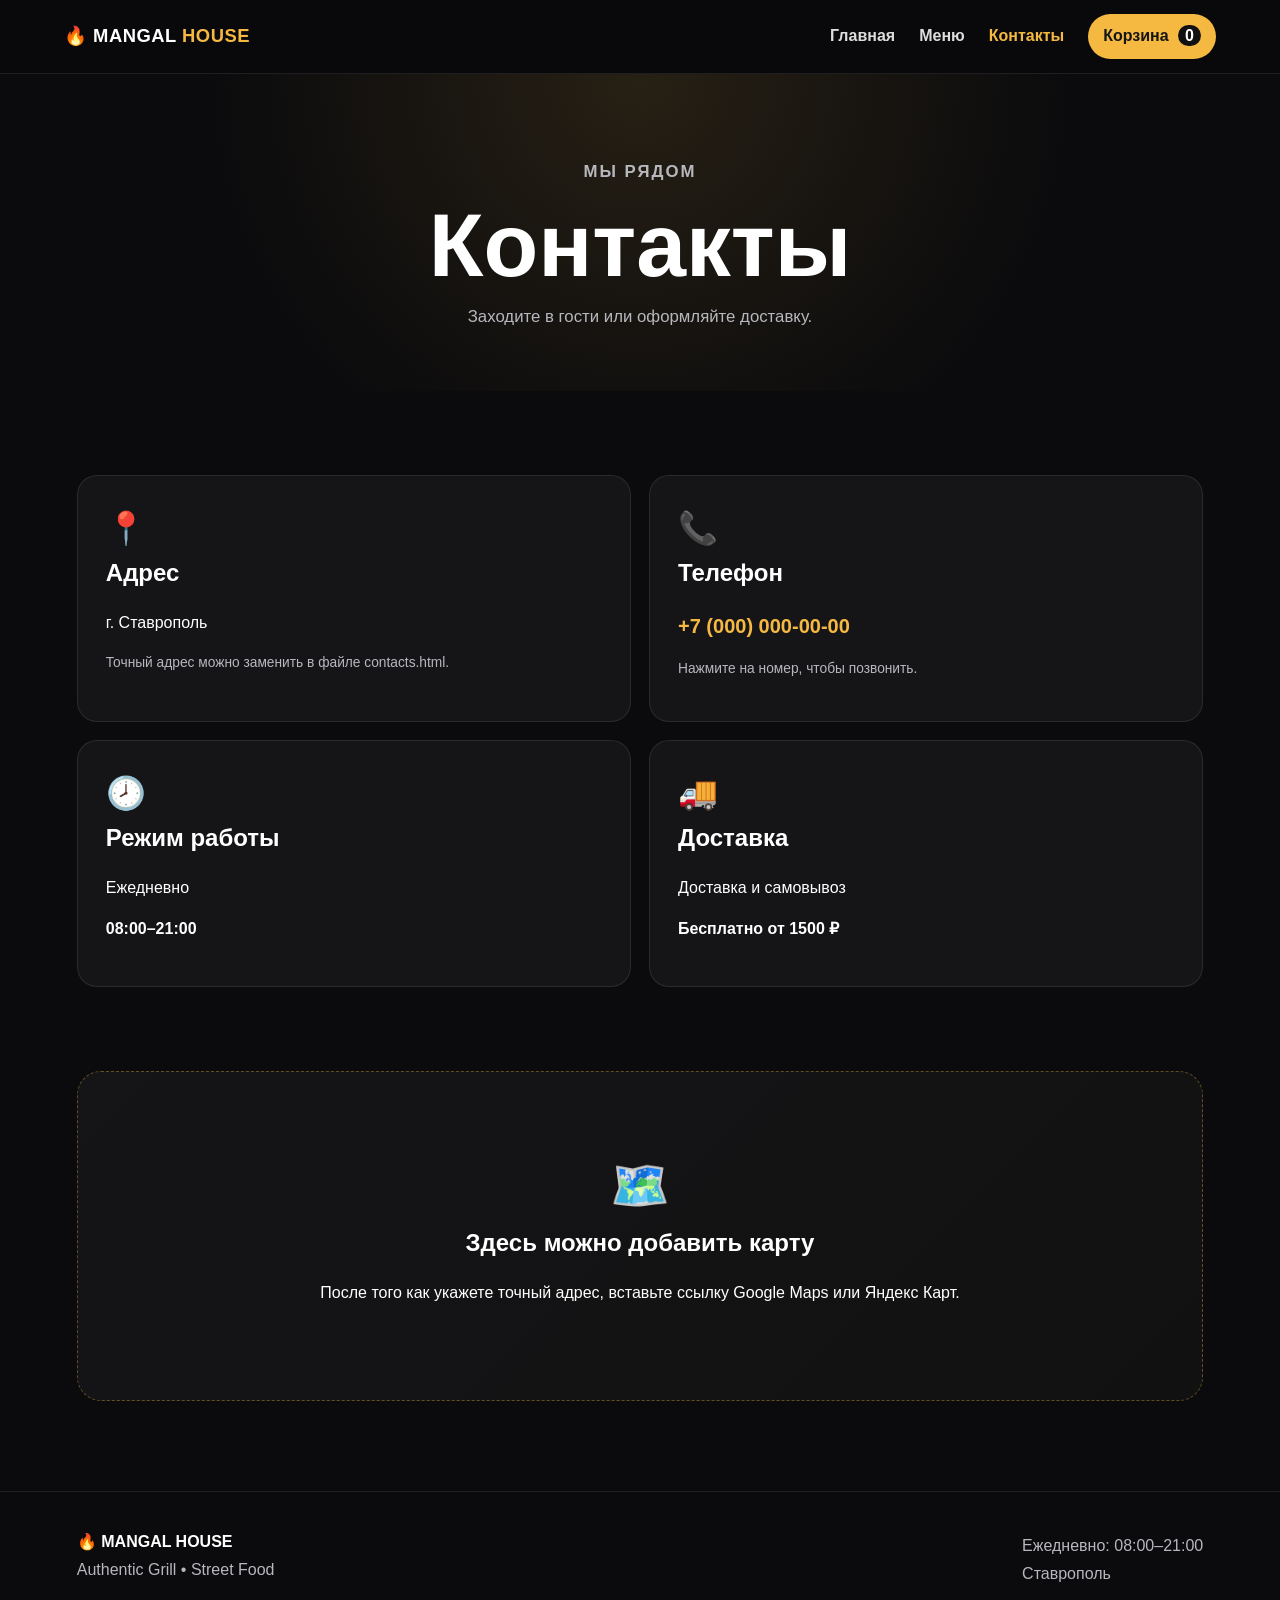
<file: contacts.html>
<!DOCTYPE html>
<html lang="ru">
<head>
  <meta charset="UTF-8">
  <meta name="viewport" content="width=device-width, initial-scale=1.0">
  <title>Mangal House — Контакты</title>
  <link rel="stylesheet" href="style.css">
</head>
<body>
  <header class="site-header">
    <a class="logo" href="index.html">🔥 MANGAL <span>HOUSE</span></a>
    <button class="menu-toggle" aria-label="Открыть меню">☰</button>
    <nav class="nav">
      <a href="index.html">Главная</a>
      <a href="menu.html">Меню</a>
      <a class="active" href="contacts.html">Контакты</a>
      <button class="cart-button" type="button" onclick="openCart()">Корзина <span id="cartCount">0</span></button>
    </nav>
  </header>

  <main>
    <section class="page-hero">
      <p class="eyebrow">МЫ РЯДОМ</p>
      <h1>Контакты</h1>
      <p>Заходите в гости или оформляйте доставку.</p>
    </section>

    <section class="section contacts-grid">
      <article class="contact-card">
        <span class="contact-icon">📍</span>
        <h2>Адрес</h2>
        <p id="contactAddress">г. Ставрополь</p>
        <p class="muted">Точный адрес можно заменить в файле contacts.html.</p>
      </article>
      <article class="contact-card">
        <span class="contact-icon">📞</span>
        <h2>Телефон</h2>
        <p><a id="contactPhone" href="tel:+70000000000">+7 (000) 000-00-00</a></p>
        <p class="muted">Нажмите на номер, чтобы позвонить.</p>
      </article>
      <article class="contact-card">
        <span class="contact-icon">🕗</span>
        <h2>Режим работы</h2>
        <p>Ежедневно</p>
        <p><strong>08:00–21:00</strong></p>
      </article>
      <article class="contact-card">
        <span class="contact-icon">🚚</span>
        <h2>Доставка</h2>
        <p>Доставка и самовывоз</p>
        <p><strong>Бесплатно от 1500 ₽</strong></p>
      </article>
    </section>

    <section class="map-placeholder">
      <div>
        <span>🗺️</span>
        <h2>Здесь можно добавить карту</h2>
        <p>После того как укажете точный адрес, вставьте ссылку Google Maps или Яндекс Карт.</p>
      </div>
    </section>
  </main>

  <footer class="footer">
    <div><strong>🔥 MANGAL HOUSE</strong><p>Authentic Grill • Street Food</p></div>
    <div><p>Ежедневно: 08:00–21:00</p><p>Ставрополь</p></div>
  </footer>

  <div id="cartModal" class="modal" aria-hidden="true">
    <div class="modal-card">
      <button class="modal-close" onclick="closeCart()" aria-label="Закрыть">×</button>
      <h2>Ваш заказ</h2>
      <div id="cartItems"></div>
      <div id="cartSummary"></div>
      <form id="orderForm">
        <input id="customerName" type="text" placeholder="Ваше имя" required>
        <input id="customerPhone" type="tel" placeholder="Номер телефона" required>
        <select id="deliveryType">
          <option value="Доставка">Доставка</option>
          <option value="Самовывоз">Самовывоз</option>
        </select>
        <input id="customerAddress" type="text" placeholder="Адрес доставки">
        <textarea id="customerComment" placeholder="Комментарий к заказу"></textarea>
        <button class="btn btn-primary full" type="submit">Отправить заказ</button>
      </form>
      <p class="form-note">После нажатия откроется Telegram с готовым текстом заказа.</p>
    </div>
  </div>

  <script src="script.js"></script>
</body>
</html>
</file>
<file: style.css>
:root{
  --bg:#0b0b0d;--card:#151518;--card2:#1d1d21;--gold:#f5b942;--gold2:#d99115;
  --text:#fff;--muted:#b7b7be;--line:rgba(255,255,255,.09);--danger:#ff5a5f;
}
*{box-sizing:border-box}
html{scroll-behavior:smooth}
body{margin:0;background:var(--bg);color:var(--text);font-family:Inter,Arial,sans-serif;line-height:1.55}
a{color:inherit;text-decoration:none}
img{display:block;width:100%}
button,input,select,textarea{font:inherit}
.site-header{position:sticky;top:0;z-index:30;height:74px;display:flex;align-items:center;justify-content:space-between;padding:0 5%;background:rgba(10,10,12,.93);backdrop-filter:blur(14px);border-bottom:1px solid var(--line)}
.logo{font-weight:900;letter-spacing:.5px;font-size:1.15rem}.logo span{color:var(--gold)}
.nav{display:flex;align-items:center;gap:24px}.nav a{color:#ddd;font-weight:700}.nav a:hover,.nav a.active{color:var(--gold)}
.cart-button,.floating-cart{border:0;background:var(--gold);color:#151515;font-weight:900;cursor:pointer}
.cart-button{padding:10px 15px;border-radius:999px}.cart-button span{background:#111;color:#fff;padding:2px 7px;border-radius:999px;margin-left:5px}
.menu-toggle{display:none;border:0;background:none;color:#fff;font-size:1.7rem}
.hero{min-height:calc(100vh - 74px);position:relative;display:flex;align-items:center;padding:80px 7%;background:url("https://images.unsplash.com/photo-1544025162-d76694265947?auto=format&fit=crop&w=1900&q=85") center/cover}
.hero-overlay{position:absolute;inset:0;background:linear-gradient(90deg,rgba(0,0,0,.92) 0%,rgba(0,0,0,.68) 52%,rgba(0,0,0,.25) 100%)}
.hero-content{position:relative;max-width:760px}
.eyebrow{color:var(--gold);font-weight:900;letter-spacing:2px;font-size:.78rem}
h1,h2,h3,p{margin-top:0}
.hero h1,.page-hero h1{font-size:clamp(2.7rem,7vw,5.8rem);line-height:.98;margin:15px 0 22px}.hero h1 span{color:var(--gold)}
.hero-content>p:not(.eyebrow){max-width:650px;font-size:1.12rem;color:#ddd}
.hero-actions{display:flex;gap:12px;flex-wrap:wrap;margin:30px 0}
.btn{display:inline-flex;justify-content:center;align-items:center;border:1px solid transparent;border-radius:12px;padding:14px 22px;font-weight:900;cursor:pointer}
.btn-primary{background:linear-gradient(135deg,var(--gold),var(--gold2));color:#161616}.btn-secondary{border-color:rgba(255,255,255,.28);background:rgba(255,255,255,.08);color:#fff}
.btn:hover{transform:translateY(-1px)}
.hero-info{display:flex;gap:22px;flex-wrap:wrap;color:#eee;font-weight:700}
.section{padding:84px 6%;max-width:1400px;margin:auto}.section-heading{max-width:720px;margin-bottom:32px}.section-heading h2,.delivery-banner h2{font-size:clamp(2rem,4vw,3.2rem);line-height:1.1}
.feature-grid{display:grid;grid-template-columns:repeat(3,1fr);gap:20px}.feature-card{overflow:hidden;border:1px solid var(--line);background:var(--card);border-radius:20px}.feature-card img{height:260px;object-fit:cover}.feature-card div{padding:22px}.feature-card h3{font-size:1.35rem;margin-bottom:8px}.feature-card p{color:var(--muted);margin:0}
.delivery-banner{margin:20px 6% 90px;padding:40px;display:flex;align-items:center;justify-content:space-between;gap:30px;border-radius:24px;background:linear-gradient(135deg,#1b160e,#171719);border:1px solid rgba(245,185,66,.25)}
.footer{padding:38px 6%;border-top:1px solid var(--line);display:flex;justify-content:space-between;gap:30px;color:var(--muted)}.footer strong{color:#fff}.footer p{margin:4px 0}
.page-hero{text-align:center;padding:85px 20px 45px;background:radial-gradient(circle at top,#272014 0,#0b0b0d 60%)}.page-hero h1{margin-bottom:14px}.page-hero p{color:var(--muted);font-size:1.05rem}
.menu-tools{position:sticky;top:74px;z-index:20;background:rgba(11,11,13,.96);padding:18px 6%;border-bottom:1px solid var(--line)}
.menu-tools input{width:min(560px,100%);padding:14px 16px;border-radius:13px;border:1px solid var(--line);background:var(--card);color:#fff;outline:none}
.filters{display:flex;gap:10px;overflow:auto;padding-top:14px}.filter-btn{white-space:nowrap;border:1px solid var(--line);background:var(--card);color:#ddd;padding:9px 14px;border-radius:999px;cursor:pointer}.filter-btn.active{background:var(--gold);color:#171717;border-color:var(--gold);font-weight:900}
.menu-section{padding-top:40px}.menu-grid{display:grid;grid-template-columns:repeat(4,1fr);gap:18px}.menu-card{background:var(--card);border:1px solid var(--line);border-radius:18px;overflow:hidden;display:flex;flex-direction:column}.menu-card img{height:190px;object-fit:cover}.menu-card-body{padding:17px;display:flex;flex-direction:column;flex:1}.menu-card h3{font-size:1.05rem;margin-bottom:5px}.menu-card .category{font-size:.75rem;color:var(--gold);font-weight:800;text-transform:uppercase}.menu-card-bottom{display:flex;justify-content:space-between;align-items:center;gap:10px;margin-top:auto;padding-top:16px}.price{font-size:1.18rem;font-weight:900}.add-btn{border:0;border-radius:10px;background:var(--gold);padding:9px 12px;font-weight:900;cursor:pointer}
.floating-cart{position:fixed;right:20px;bottom:20px;z-index:25;border-radius:999px;padding:15px 18px;box-shadow:0 10px 40px rgba(0,0,0,.4)}
.modal{position:fixed;inset:0;z-index:100;display:none;align-items:center;justify-content:center;background:rgba(0,0,0,.76);padding:16px}.modal.open{display:flex}.modal-card{position:relative;width:min(580px,100%);max-height:92vh;overflow:auto;background:#151518;border:1px solid var(--line);border-radius:20px;padding:25px}.modal-close{position:absolute;right:15px;top:10px;border:0;background:none;color:#fff;font-size:2rem;cursor:pointer}
.cart-row{display:grid;grid-template-columns:1fr auto auto;gap:10px;align-items:center;padding:12px 0;border-bottom:1px solid var(--line)}.qty-controls{display:flex;gap:7px;align-items:center}.qty-controls button{width:28px;height:28px;border:0;border-radius:8px;background:#2b2b30;color:#fff;cursor:pointer}.remove-btn{border:0;background:none;color:var(--danger);cursor:pointer}
.cart-summary{padding:18px 0}.cart-total{font-size:1.3rem;font-weight:900;display:flex;justify-content:space-between}.free-delivery{color:#61d689;font-weight:800}.delivery-left{color:var(--gold)}
#orderForm{display:grid;gap:10px}#orderForm input,#orderForm select,#orderForm textarea{width:100%;border:1px solid var(--line);background:#222228;color:#fff;border-radius:10px;padding:12px}#orderForm textarea{min-height:85px;resize:vertical}.full{width:100%}.form-note,.muted{font-size:.86rem;color:var(--muted)}
.contacts-grid{display:grid;grid-template-columns:repeat(2,1fr);gap:18px}.contact-card{background:var(--card);border:1px solid var(--line);border-radius:20px;padding:28px}.contact-icon{font-size:2rem}.contact-card a{color:var(--gold);font-size:1.25rem;font-weight:900}
.map-placeholder{margin:0 6% 90px;min-height:330px;display:grid;place-items:center;text-align:center;border:1px dashed rgba(245,185,66,.35);border-radius:24px;background:linear-gradient(135deg,#151518,#111)}.map-placeholder span{font-size:3rem}
.empty{text-align:center;color:var(--muted);padding:30px 0}
@media(max-width:1000px){.menu-grid{grid-template-columns:repeat(3,1fr)}.feature-grid{grid-template-columns:1fr 1fr}}
@media(max-width:760px){
  .site-header{height:auto;min-height:68px;flex-wrap:wrap;padding:14px 5%}.menu-toggle{display:block}.nav{display:none;width:100%;flex-direction:column;align-items:stretch;padding-top:15px}.nav.open{display:flex}.nav a,.cart-button{text-align:center}
  .hero{min-height:82vh;padding:70px 6%}.hero-overlay{background:rgba(0,0,0,.72)}.hero-info{display:grid;gap:8px}
  .feature-grid,.contacts-grid{grid-template-columns:1fr}.feature-card img{height:220px}
  .delivery-banner{flex-direction:column;align-items:flex-start;padding:28px}
  .footer{flex-direction:column}.menu-tools{top:68px}.menu-grid{grid-template-columns:repeat(2,1fr)}
}
@media(max-width:500px){.menu-grid{grid-template-columns:1fr}.menu-card img{height:220px}.section{padding:60px 5%}.hero h1{font-size:2.85rem}.page-hero h1{font-size:3rem}.cart-row{grid-template-columns:1fr auto}.remove-btn{grid-column:2}}
</file>
